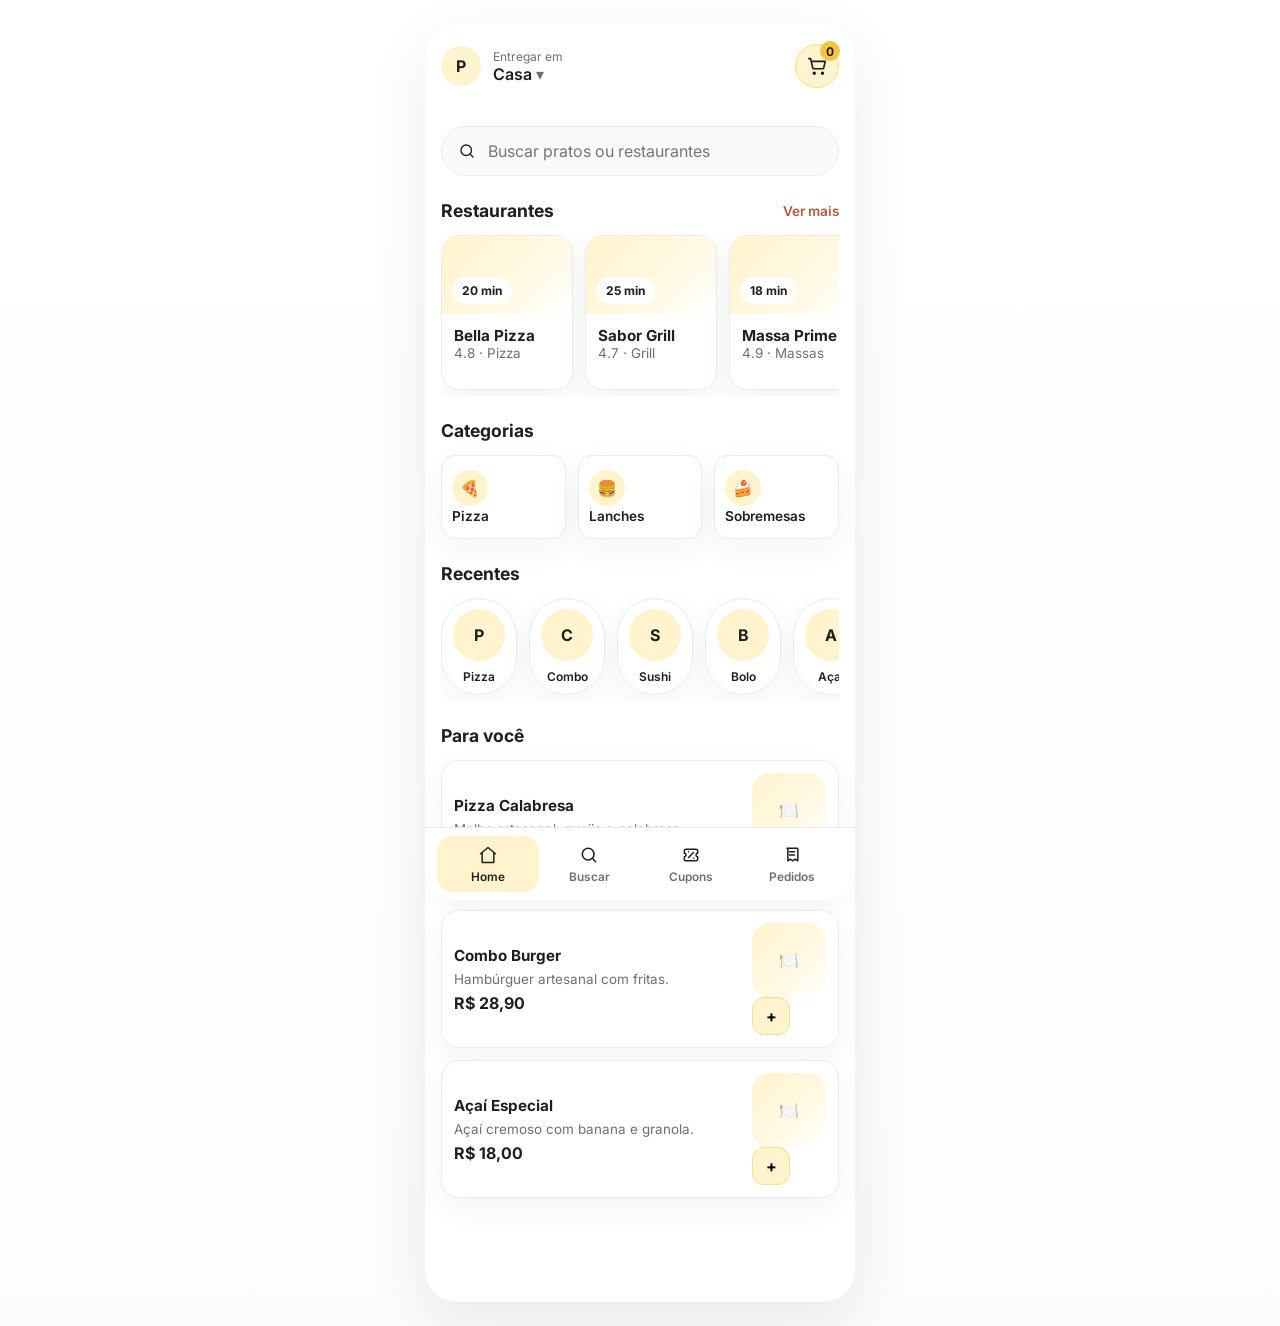
<file: index.html>
<!DOCTYPE html>
<html lang="pt-BR">
<head>
  <meta charset="UTF-8">
  <meta name="viewport" content="width=device-width, initial-scale=1.0">
  <meta name="description" content="Protótipo estático de app de delivery - tela inicial.">
  <title>Protótipo UI UX - Home</title>
  <link rel="preconnect" href="https://fonts.googleapis.com">
  <link rel="preconnect" href="https://fonts.gstatic.com" crossorigin>
  <link href="https://fonts.googleapis.com/css2?family=Inter:wght@400;500;600;700&display=swap" rel="stylesheet">
  <link rel="stylesheet" href="css/reset.css">
  <link rel="stylesheet" href="css/style.css">
</head>
<body data-page="home">
  <div class="app-shell">
    <header class="topbar">
      <div class="topbar__profile">
        <div class="avatar" aria-hidden="true">P</div>
        <div>
          <p class="eyebrow">Entregar em</p>
          <button class="address-trigger" type="button" aria-label="Selecionar endereço">
            Casa <span class="chevron">▾</span>
          </button>
        </div>
      </div>
      <a class="icon-button icon-button--highlight" href="carrinho.html" aria-label="Abrir carrinho">
        <img src="assets/icons/cart.svg" alt="" width="22" height="22">
        <span class="cart-count" data-cart-count>0</span>
      </a>
    </header>

    <main class="content">
      <section class="search-section" id="buscar" aria-label="Buscar">
        <label class="searchbar">
          <img src="assets/icons/search.svg" alt="" width="18" height="18">
          <input type="search" placeholder="Buscar pratos ou restaurantes" aria-label="Buscar pratos ou restaurantes">
        </label>
      </section>

      <section class="section-block" aria-labelledby="restaurantes-title">
        <div class="section-head">
          <h2 id="restaurantes-title">Restaurantes</h2>
          <a href="#" class="section-link">Ver mais</a>
        </div>
        <div class="horizontal-scroll" id="restaurant-list"></div>
      </section>

      <section class="section-block" aria-labelledby="categorias-title">
        <div class="section-head">
          <h2 id="categorias-title">Categorias</h2>
        </div>
        <div class="categories-grid" id="category-list"></div>
      </section>

      <section class="section-block" aria-labelledby="recentes-title">
        <div class="section-head">
          <h2 id="recentes-title">Recentes</h2>
        </div>
        <div class="horizontal-scroll horizontal-scroll--recent" id="recent-list"></div>
      </section>

      <section class="section-block section-block--last" aria-labelledby="itens-title">
        <div class="section-head">
          <h2 id="itens-title">Para você</h2>
        </div>
        <div class="vertical-list" id="featured-list"></div>
      </section>
    </main>

    <nav class="bottom-nav" aria-label="Navegação principal">
      <a class="bottom-nav__item is-active" href="index.html">
        <img src="assets/icons/home.svg" alt="" width="20" height="20">
        <span>Home</span>
      </a>
      <a class="bottom-nav__item" href="index.html#buscar">
        <img src="assets/icons/search.svg" alt="" width="20" height="20">
        <span>Buscar</span>
      </a>
      <a class="bottom-nav__item" href="carrinho.html#cupom">
        <img src="assets/icons/coupon.svg" alt="" width="20" height="20">
        <span>Cupons</span>
      </a>
      <a class="bottom-nav__item" href="carrinho.html">
        <img src="assets/icons/orders.svg" alt="" width="20" height="20">
        <span>Pedidos</span>
      </a>
    </nav>
  </div>

  <script src="js/app.js"></script>
</body>
</html>
</file>
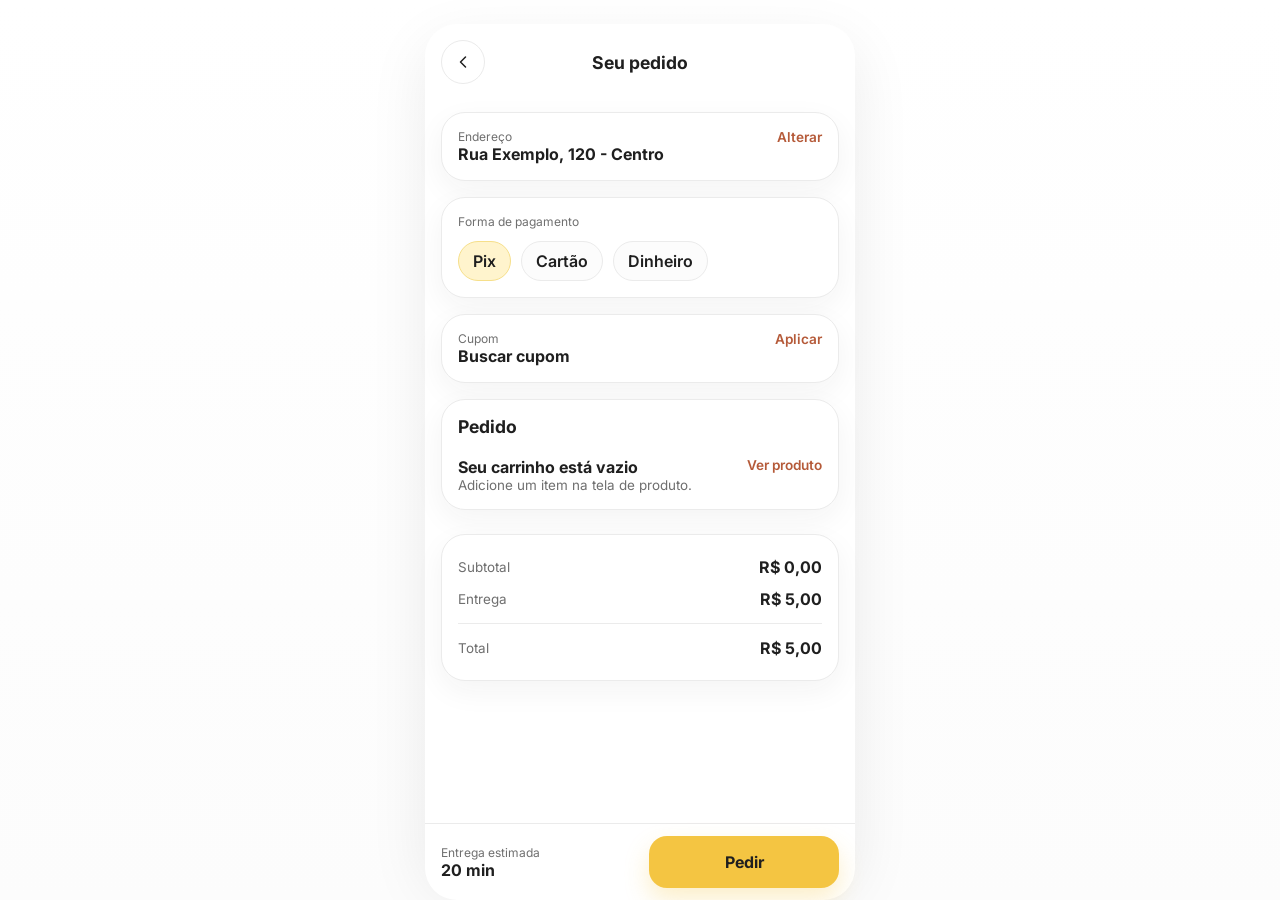
<file: carrinho.html>
<!DOCTYPE html>
<html lang="pt-BR">
<head>
  <meta charset="UTF-8">
  <meta name="viewport" content="width=device-width, initial-scale=1.0">
  <meta name="description" content="Protótipo estático de app de delivery - carrinho.">
  <title>Protótipo UI UX - Carrinho</title>
  <link rel="preconnect" href="https://fonts.googleapis.com">
  <link rel="preconnect" href="https://fonts.gstatic.com" crossorigin>
  <link href="https://fonts.googleapis.com/css2?family=Inter:wght@400;500;600;700&display=swap" rel="stylesheet">
  <link rel="stylesheet" href="css/reset.css">
  <link rel="stylesheet" href="css/style.css">
</head>
<body data-page="carrinho">
  <div class="app-shell">
    <header class="topbar topbar--simple">
      <a class="icon-button" href="produto.html" aria-label="Voltar para produto">
        <img src="assets/icons/back.svg" alt="" width="20" height="20">
      </a>
      <h1 class="page-title">Seu pedido</h1>
      <span class="topbar__spacer" aria-hidden="true"></span>
    </header>

    <main class="content content--cart">
      <section class="section-block section-block--compact card-panel">
        <div class="panel-row panel-row--stack">
          <div>
            <p class="eyebrow">Endereço</p>
            <strong>Rua Exemplo, 120 - Centro</strong>
          </div>
          <button class="text-action" type="button">Alterar</button>
        </div>
      </section>

      <section class="section-block section-block--compact card-panel">
        <p class="eyebrow">Forma de pagamento</p>
        <div class="payment-chips" role="group" aria-label="Forma de pagamento">
          <button type="button" class="payment-chip is-active">Pix</button>
          <button type="button" class="payment-chip">Cartão</button>
          <button type="button" class="payment-chip">Dinheiro</button>
        </div>
      </section>

      <section class="section-block section-block--compact card-panel" id="cupom">
        <div class="panel-row panel-row--stack">
          <div>
            <p class="eyebrow">Cupom</p>
            <strong>Buscar cupom</strong>
          </div>
          <button class="text-action" type="button">Aplicar</button>
        </div>
      </section>

      <section class="section-block section-block--compact card-panel">
        <div class="section-head section-head--compact">
          <h2>Pedido</h2>
        </div>
        <div class="cart-items" id="cart-items"></div>
      </section>

      <section class="section-block section-block--last card-panel totals-panel">
        <div class="summary-line"><span>Subtotal</span><strong id="subtotal-value">R$ 0,00</strong></div>
        <div class="summary-line"><span>Entrega</span><strong>R$ 5,00</strong></div>
        <div class="summary-line summary-line--total"><span>Total</span><strong id="total-value">R$ 0,00</strong></div>
      </section>
    </main>

    <footer class="sticky-footer sticky-footer--cart">
      <div>
        <p class="eyebrow">Entrega estimada</p>
        <strong>20 min</strong>
      </div>
      <button class="button-primary" type="button" id="checkout-button">Pedir</button>
    </footer>
  </div>

  <script src="js/app.js"></script>
</body>
</html>
</file>
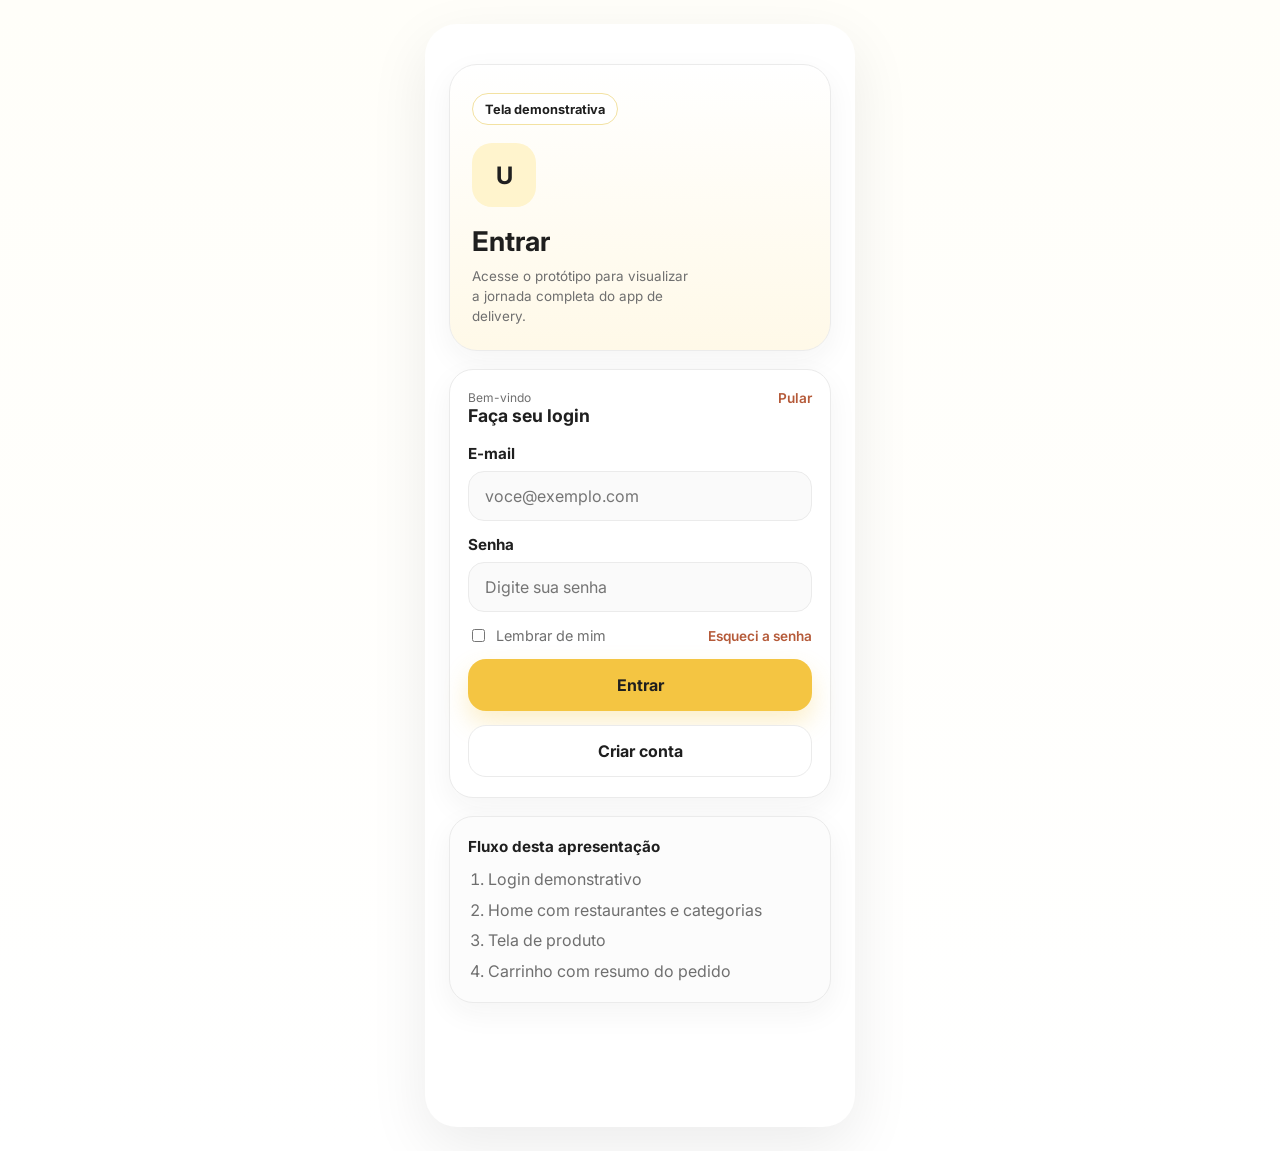
<file: login.html>
<!DOCTYPE html>
<html lang="pt-BR">
<head>
  <meta charset="UTF-8">
  <meta name="viewport" content="width=device-width, initial-scale=1.0">
  <meta name="description" content="Protótipo estático de app de delivery - login.">
  <title>Protótipo UI UX - Login</title>
  <link rel="preconnect" href="https://fonts.googleapis.com">
  <link rel="preconnect" href="https://fonts.gstatic.com" crossorigin>
  <link href="https://fonts.googleapis.com/css2?family=Inter:wght@400;500;600;700&display=swap" rel="stylesheet">
  <link rel="stylesheet" href="css/reset.css">
  <link rel="stylesheet" href="css/style.css">
</head>
<body data-page="login" class="auth-page">
  <div class="app-shell app-shell--auth">
    <main class="auth-layout">
      <section class="auth-hero">
        <span class="demo-badge">Tela demonstrativa</span>
        <div class="auth-hero__icon" aria-hidden="true">U</div>
        <h1>Entrar</h1>
        <p class="text-muted auth-hero__text">
          Acesse o protótipo para visualizar a jornada completa do app de delivery.
        </p>
      </section>

      <section class="auth-card" aria-labelledby="login-title">
        <div class="section-head section-head--auth">
          <div>
            <p class="eyebrow">Bem-vindo</p>
            <h2 id="login-title">Faça seu login</h2>
          </div>
          <a class="text-action" href="index.html">Pular</a>
        </div>

        <form class="auth-form">
          <label class="form-field">
            <span>E-mail</span>
            <input class="input-control" type="email" placeholder="voce@exemplo.com" aria-label="E-mail">
          </label>

          <label class="form-field">
            <span>Senha</span>
            <input class="input-control" type="password" placeholder="Digite sua senha" aria-label="Senha">
          </label>

          <div class="auth-row">
            <label class="check-line">
              <input type="checkbox">
              <span>Lembrar de mim</span>
            </label>
            <button class="text-action" type="button">Esqueci a senha</button>
          </div>

          <a class="button-primary button-primary--full" href="index.html">Entrar</a>
          <button class="button-secondary" type="button">Criar conta</button>
        </form>
      </section>

      <section class="auth-card auth-card--soft">
        <h2 class="auth-card__title">Fluxo desta apresentação</h2>
        <ol class="auth-steps">
          <li>Login demonstrativo</li>
          <li>Home com restaurantes e categorias</li>
          <li>Tela de produto</li>
          <li>Carrinho com resumo do pedido</li>
        </ol>
      </section>
    </main>
  </div>
</body>
</html>
</file>
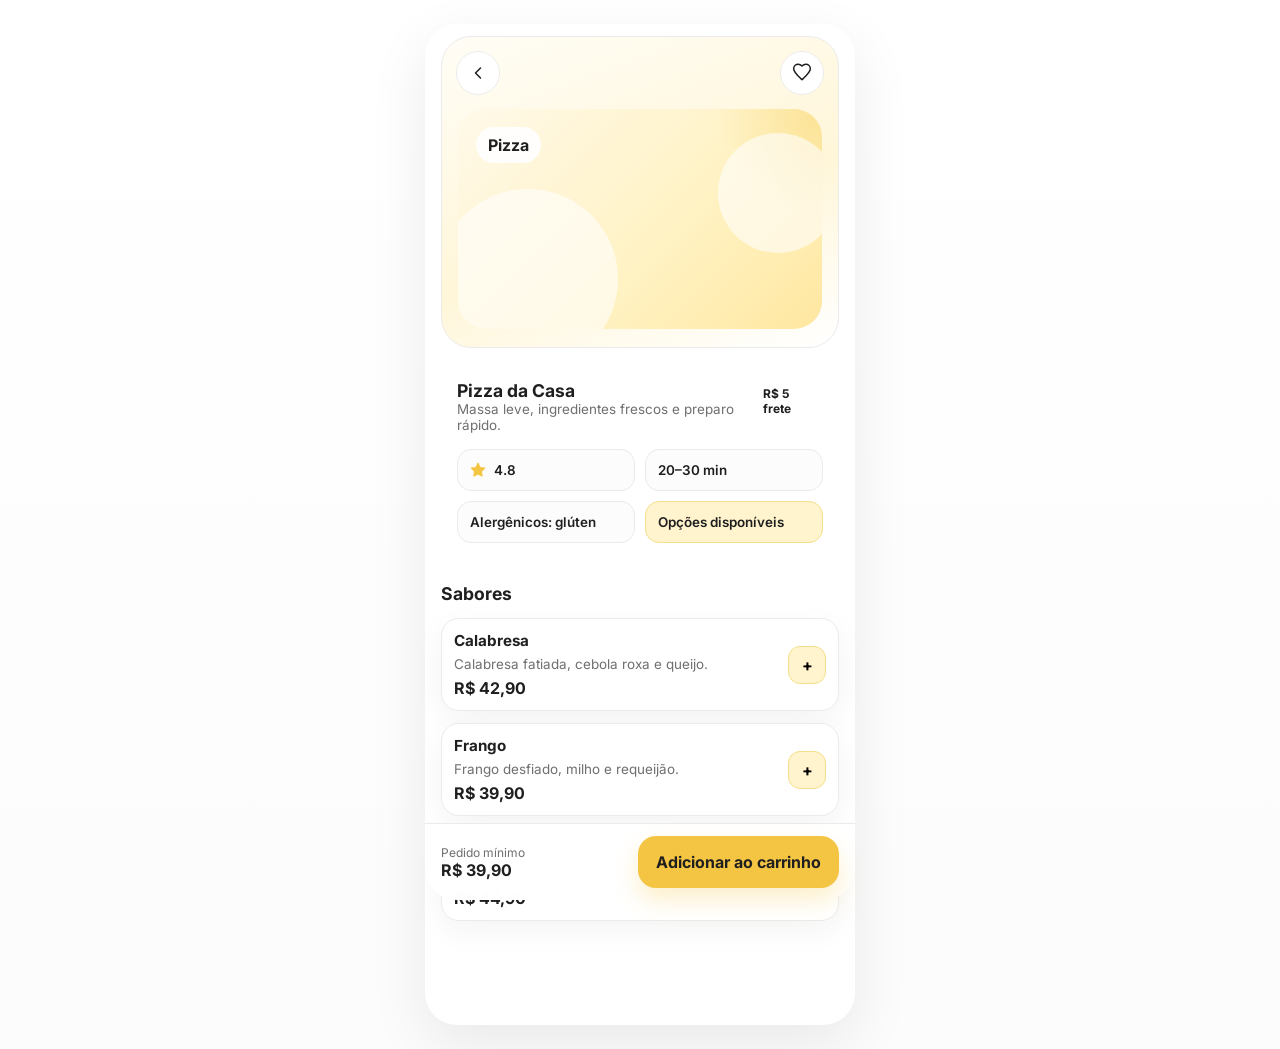
<file: produto.html>
<!DOCTYPE html>
<html lang="pt-BR">
<head>
  <meta charset="UTF-8">
  <meta name="viewport" content="width=device-width, initial-scale=1.0">
  <meta name="description" content="Protótipo estático de app de delivery - produto.">
  <title>Protótipo UI UX - Produto</title>
  <link rel="preconnect" href="https://fonts.googleapis.com">
  <link rel="preconnect" href="https://fonts.gstatic.com" crossorigin>
  <link href="https://fonts.googleapis.com/css2?family=Inter:wght@400;500;600;700&display=swap" rel="stylesheet">
  <link rel="stylesheet" href="css/reset.css">
  <link rel="stylesheet" href="css/style.css">
</head>
<body data-page="produto">
  <div class="app-shell">
    <main class="content content--product">
      <section class="hero-card">
        <div class="hero-card__top">
          <a class="icon-button" href="index.html" aria-label="Voltar para a home">
            <img src="assets/icons/back.svg" alt="" width="20" height="20">
          </a>
          <button class="icon-button" type="button" aria-label="Adicionar aos favoritos">
            <img src="assets/icons/heart.svg" alt="" width="20" height="20">
          </button>
        </div>
        <div class="hero-card__image" aria-label="Imagem do restaurante">
          <div class="hero-illustration">
            <span class="hero-illustration__badge">Pizza</span>
          </div>
        </div>
      </section>

      <section class="section-block section-block--compact product-info-card">
        <div class="product-heading">
          <div>
            <h1>Pizza da Casa</h1>
            <p class="text-muted">Massa leve, ingredientes frescos e preparo rápido.</p>
          </div>
          <div class="price-tag">R$ 5 frete</div>
        </div>

        <div class="product-meta-grid">
          <div class="meta-pill">
            <img src="assets/icons/star.svg" alt="" width="16" height="16">
            <span>4.8</span>
          </div>
          <div class="meta-pill">
            <span>20–30 min</span>
          </div>
          <div class="meta-pill">
            <span>Alergênicos: glúten</span>
          </div>
          <div class="meta-pill meta-pill--light">
            <span>Opções disponíveis</span>
          </div>
        </div>
      </section>

      <section class="section-block section-block--last" aria-labelledby="sabores-title">
        <div class="section-head">
          <h2 id="sabores-title">Sabores</h2>
        </div>
        <div class="vertical-list" id="flavor-list"></div>
      </section>
    </main>

    <footer class="sticky-footer">
      <div>
        <p class="eyebrow">Pedido mínimo</p>
        <strong>R$ 39,90</strong>
      </div>
      <button class="button-primary" type="button" id="add-featured-product">Adicionar ao carrinho</button>
    </footer>
  </div>

  <script src="js/app.js"></script>
</body>
</html>
</file>
<file: css/style.css>
:root {
  --bg: #ffffff;
  --bg-soft: #fafafa;
  --panel: #ffffff;
  --panel-alt: #fcfcfc;
  --text: #1f1f1f;
  --text-muted: #6f6f6f;
  --border: #ebebeb;
  --shadow: 0 10px 30px rgba(31, 31, 31, 0.05);
  --yellow: #f4c542;
  --yellow-soft: #fff4cd;
  --danger: #b55a39;
  --radius-lg: 24px;
  --radius-md: 18px;
  --radius-sm: 14px;
}

body {
  font-family: 'Inter', system-ui, sans-serif;
  background: linear-gradient(180deg, #ffffff 0%, #fcfcfc 100%);
  color: var(--text);
}

.app-shell {
  max-width: 430px;
  min-height: 100vh;
  margin: 0 auto;
  background: var(--bg);
  position: relative;
  padding-bottom: 96px;
}

.content {
  padding: 20px 16px 0;
}

.content--product,
.content--cart {
  padding-top: 12px;
}

.topbar {
  display: flex;
  align-items: center;
  justify-content: space-between;
  gap: 12px;
  padding: 20px 16px 0;
}

.topbar--simple {
  padding-top: 16px;
}

.topbar__profile {
  display: flex;
  align-items: center;
  gap: 12px;
}

.avatar {
  width: 40px;
  height: 40px;
  border-radius: 50%;
  background: var(--yellow-soft);
  color: var(--text);
  display: grid;
  place-items: center;
  font-weight: 700;
}

.eyebrow {
  font-size: 0.75rem;
  color: var(--text-muted);
}

.address-trigger {
  font-weight: 600;
  color: var(--text);
}

.chevron {
  color: var(--text-muted);
}

.icon-button {
  width: 44px;
  height: 44px;
  border-radius: 50%;
  display: grid;
  place-items: center;
  background: var(--panel);
  border: 1px solid var(--border);
  position: relative;
}

.icon-button--highlight {
  background: var(--yellow-soft);
  border-color: #f6df8a;
}

.cart-count {
  position: absolute;
  top: -4px;
  right: -2px;
  min-width: 20px;
  height: 20px;
  padding: 0 5px;
  border-radius: 999px;
  background: var(--yellow);
  color: var(--text);
  font-size: 0.75rem;
  font-weight: 700;
  display: grid;
  place-items: center;
}

.search-section {
  margin-top: 18px;
}

.searchbar {
  width: 100%;
  height: 50px;
  border-radius: 999px;
  border: 1px solid var(--border);
  background: var(--bg-soft);
  display: flex;
  align-items: center;
  gap: 10px;
  padding: 0 16px;
}

.searchbar input {
  width: 100%;
  color: var(--text);
}

.section-block {
  margin-top: 24px;
}

.section-block--compact {
  margin-top: 16px;
}

.section-block--last {
  padding-bottom: 8px;
}

.section-head {
  display: flex;
  align-items: center;
  justify-content: space-between;
  margin-bottom: 14px;
}

.section-head--compact {
  margin-bottom: 8px;
}

.section-head h2,
.page-title,
.product-info-card h1 {
  font-size: 1.1rem;
  font-weight: 700;
}

.section-link,
.text-action {
  color: var(--danger);
  font-size: 0.85rem;
  font-weight: 600;
}

.horizontal-scroll {
  display: grid;
  grid-auto-flow: column;
  grid-auto-columns: 132px;
  gap: 12px;
  overflow-x: auto;
  padding-bottom: 6px;
  scrollbar-width: none;
}

.horizontal-scroll::-webkit-scrollbar {
  display: none;
}

.horizontal-scroll--recent {
  grid-auto-columns: 76px;
}

.restaurant-card,
.feature-card,
.product-option,
.card-panel,
.category-card,
.recent-item {
  background: var(--panel);
  border: 1px solid var(--border);
  box-shadow: var(--shadow);
}

.restaurant-card {
  border-radius: var(--radius-md);
  overflow: hidden;
}

.restaurant-card__thumb,
.feature-card__thumb {
  height: 78px;
  background: linear-gradient(135deg, var(--yellow-soft), #fff9e4 60%, #fff);
  display: flex;
  align-items: flex-end;
  padding: 10px;
}

.restaurant-card__badge,
.price-tag {
  display: inline-flex;
  align-items: center;
  gap: 4px;
  padding: 6px 10px;
  background: rgba(255,255,255,0.92);
  border-radius: 999px;
  font-size: 0.75rem;
  font-weight: 700;
}

.restaurant-card__body {
  padding: 12px;
}

.restaurant-card__title,
.feature-card__title,
.product-option__title {
  font-size: 0.95rem;
  font-weight: 700;
}

.restaurant-card__meta,
.feature-card__meta,
.text-muted,
.product-option__description,
.summary-line span,
.cart-row__meta {
  color: var(--text-muted);
  font-size: 0.84rem;
}

.categories-grid {
  display: grid;
  grid-template-columns: repeat(3, minmax(0, 1fr));
  gap: 12px;
}

.category-card {
  border-radius: var(--radius-sm);
  padding: 14px 10px;
  min-height: 84px;
  display: flex;
  flex-direction: column;
  justify-content: space-between;
}

.category-card__icon {
  width: 36px;
  height: 36px;
  border-radius: 50%;
  display: grid;
  place-items: center;
  background: var(--yellow-soft);
}

.category-card__title {
  font-size: 0.85rem;
  font-weight: 600;
}

.recent-item {
  border-radius: 999px;
  width: 76px;
  min-height: 92px;
  padding: 10px 8px;
  text-align: center;
  display: flex;
  flex-direction: column;
  align-items: center;
  justify-content: center;
  gap: 8px;
}

.recent-item__bubble {
  width: 52px;
  height: 52px;
  border-radius: 50%;
  background: var(--yellow-soft);
  display: grid;
  place-items: center;
  font-weight: 700;
}

.recent-item__label {
  font-size: 0.75rem;
  font-weight: 600;
}

.vertical-list {
  display: grid;
  gap: 12px;
}

.feature-card,
.product-option {
  border-radius: var(--radius-md);
  padding: 12px;
  display: grid;
  grid-template-columns: 1fr auto;
  gap: 12px;
  align-items: center;
}

.feature-card__content,
.product-option__content {
  display: grid;
  gap: 6px;
}

.feature-card__thumb {
  width: 74px;
  height: 74px;
  border-radius: 18px;
  justify-content: center;
  align-items: center;
}

.feature-card__price,
.product-option__price,
.summary-line strong {
  font-weight: 700;
}

.feature-card__cta,
.product-option__cta {
  width: 38px;
  height: 38px;
  border-radius: 12px;
  background: var(--yellow-soft);
  border: 1px solid #f6df8a;
  display: grid;
  place-items: center;
  font-weight: 700;
}

.bottom-nav {
  position: fixed;
  left: 50%;
  bottom: 0;
  transform: translateX(-50%);
  width: min(430px, 100%);
  background: rgba(255,255,255,0.98);
  border-top: 1px solid var(--border);
  display: grid;
  grid-template-columns: repeat(4, 1fr);
  padding: 8px 12px calc(8px + env(safe-area-inset-bottom));
  backdrop-filter: blur(18px);
}

.bottom-nav__item {
  min-height: 56px;
  border-radius: 16px;
  display: flex;
  flex-direction: column;
  align-items: center;
  justify-content: center;
  gap: 5px;
  color: var(--text-muted);
  font-size: 0.74rem;
  font-weight: 600;
}

.bottom-nav__item.is-active {
  background: var(--yellow-soft);
  color: var(--text);
}

.hero-card {
  border-radius: 30px;
  overflow: hidden;
  background: linear-gradient(160deg, #fffdf6, #fff6d9 58%, #ffffff);
  border: 1px solid var(--border);
}

.hero-card__top {
  display: flex;
  justify-content: space-between;
  padding: 14px;
}

.hero-card__image {
  padding: 0 16px 18px;
}

.hero-illustration {
  height: 220px;
  border-radius: 28px;
  background: radial-gradient(circle at top right, rgba(244,197,66,0.35), transparent 25%), linear-gradient(135deg, #fff9e9, #fff2c2 60%, #ffe7a0);
  position: relative;
  overflow: hidden;
}

.hero-illustration::before,
.hero-illustration::after {
  content: "";
  position: absolute;
  border-radius: 50%;
  background: rgba(255,255,255,0.6);
}

.hero-illustration::before {
  width: 180px;
  height: 180px;
  bottom: -40px;
  left: -20px;
}

.hero-illustration::after {
  width: 120px;
  height: 120px;
  top: 24px;
  right: -16px;
}

.hero-illustration__badge {
  position: absolute;
  top: 18px;
  left: 18px;
  background: rgba(255,255,255,0.92);
  border-radius: 999px;
  padding: 8px 12px;
  font-weight: 700;
}

.product-info-card,
.card-panel {
  border-radius: 24px;
  padding: 16px;
}

.product-heading {
  display: flex;
  justify-content: space-between;
  gap: 12px;
  align-items: flex-start;
}

.product-meta-grid {
  display: grid;
  grid-template-columns: repeat(2, minmax(0, 1fr));
  gap: 10px;
  margin-top: 16px;
}

.meta-pill {
  min-height: 42px;
  border-radius: 14px;
  padding: 0 12px;
  background: var(--panel-alt);
  border: 1px solid var(--border);
  display: flex;
  align-items: center;
  gap: 8px;
  font-size: 0.84rem;
  font-weight: 600;
}

.meta-pill--light {
  background: var(--yellow-soft);
  border-color: #f6df8a;
}

.sticky-footer {
  position: fixed;
  bottom: 0;
  left: 50%;
  transform: translateX(-50%);
  width: min(430px, 100%);
  padding: 12px 16px calc(12px + env(safe-area-inset-bottom));
  background: rgba(255,255,255,0.98);
  border-top: 1px solid var(--border);
  display: flex;
  align-items: center;
  justify-content: space-between;
  gap: 12px;
  backdrop-filter: blur(18px);
}

.sticky-footer--cart {
  gap: 16px;
}

.button-primary {
  min-width: 190px;
  height: 52px;
  border-radius: 18px;
  padding: 0 18px;
  background: var(--yellow);
  color: var(--text);
  font-weight: 700;
  box-shadow: 0 12px 24px rgba(244, 197, 66, 0.28);
}

.topbar__spacer {
  width: 44px;
  height: 44px;
}

.panel-row {
  display: flex;
  justify-content: space-between;
  align-items: center;
  gap: 10px;
}

.panel-row--stack {
  align-items: flex-start;
}

.payment-chips {
  margin-top: 12px;
  display: flex;
  flex-wrap: wrap;
  gap: 10px;
}

.payment-chip {
  min-height: 40px;
  padding: 0 14px;
  border: 1px solid var(--border);
  border-radius: 999px;
  color: var(--text);
  background: var(--panel-alt);
  font-weight: 600;
}

.payment-chip.is-active {
  background: var(--yellow-soft);
  border-color: #f6df8a;
}

.cart-items {
  display: grid;
  gap: 12px;
  margin-top: 8px;
}

.cart-row {
  padding: 12px 0;
  border-bottom: 1px solid var(--border);
  display: flex;
  justify-content: space-between;
  gap: 12px;
}

.cart-row:last-child {
  border-bottom: none;
  padding-bottom: 0;
}

.cart-row__title {
  font-weight: 700;
}

.summary-line {
  display: flex;
  justify-content: space-between;
  align-items: center;
  padding: 6px 0;
}

.summary-line--total {
  margin-top: 8px;
  padding-top: 14px;
  border-top: 1px solid var(--border);
  font-size: 1rem;
}

.toast {
  position: fixed;
  top: 18px;
  left: 50%;
  transform: translateX(-50%);
  width: min(92%, 380px);
  background: #1f1f1f;
  color: #fff;
  padding: 12px 16px;
  border-radius: 14px;
  font-size: 0.9rem;
  box-shadow: 0 18px 40px rgba(0, 0, 0, 0.18);
  z-index: 20;
}

@media (min-width: 768px) {
  body {
    padding: 24px 0;
  }

  .app-shell {
    border-radius: 32px;
    box-shadow: 0 20px 60px rgba(0, 0, 0, 0.08);
    min-height: calc(100vh - 48px);
  }

  .bottom-nav,
  .sticky-footer {
    border-bottom-left-radius: 32px;
    border-bottom-right-radius: 32px;
  }
}


.auth-page {
  background: linear-gradient(180deg, #fffef9 0%, #ffffff 100%);
}

.app-shell--auth {
  display: flex;
  align-items: center;
}

.auth-layout {
  width: 100%;
  padding: 28px 16px 24px;
  display: grid;
  gap: 18px;
}

.auth-hero,
.auth-card {
  border: 1px solid var(--border);
  background: var(--panel);
  box-shadow: var(--shadow);
}

.auth-hero {
  border-radius: 28px;
  padding: 28px 22px 24px;
  background: linear-gradient(180deg, #ffffff 0%, #fff9e8 100%);
}

.demo-badge {
  display: inline-flex;
  align-items: center;
  min-height: 32px;
  padding: 0 12px;
  border-radius: 999px;
  background: rgba(255, 255, 255, 0.92);
  border: 1px solid #f3e2a2;
  font-size: 0.8rem;
  font-weight: 700;
  margin-bottom: 18px;
}

.auth-hero__icon {
  width: 64px;
  height: 64px;
  border-radius: 20px;
  display: grid;
  place-items: center;
  background: var(--yellow-soft);
  color: var(--text);
  font-size: 1.5rem;
  font-weight: 700;
  margin-bottom: 18px;
}

.auth-hero h1 {
  font-size: 1.7rem;
  font-weight: 700;
  margin-bottom: 8px;
}

.auth-hero__text {
  max-width: 28ch;
  line-height: 1.5;
}

.auth-card {
  border-radius: 24px;
  padding: 20px 18px;
}

.auth-card--soft {
  background: var(--panel-alt);
}

.section-head--auth {
  align-items: flex-start;
  margin-bottom: 18px;
}

.auth-form {
  display: grid;
  gap: 14px;
}

.form-field {
  display: grid;
  gap: 8px;
}

.form-field span,
.auth-card__title {
  font-size: 0.95rem;
  font-weight: 700;
}

.input-control {
  width: 100%;
  min-height: 50px;
  padding: 0 16px;
  border-radius: 16px;
  border: 1px solid var(--border);
  background: var(--bg-soft);
  color: var(--text);
}

.input-control:focus {
  outline: 2px solid rgba(244, 197, 66, 0.28);
  border-color: #f3d46f;
}

.auth-row {
  display: flex;
  align-items: center;
  justify-content: space-between;
  gap: 12px;
  flex-wrap: wrap;
}

.check-line {
  display: inline-flex;
  align-items: center;
  gap: 8px;
  color: var(--text-muted);
  font-size: 0.9rem;
}

.button-primary--full,
.button-secondary {
  width: 100%;
  min-height: 52px;
  border-radius: 18px;
  display: grid;
  place-items: center;
  font-weight: 700;
}

.button-secondary {
  border: 1px solid var(--border);
  background: var(--panel);
  color: var(--text);
}

.auth-steps {
  margin: 12px 0 0;
  padding-left: 20px;
  color: var(--text-muted);
  display: grid;
  gap: 8px;
  line-height: 1.4;
}

@media (min-width: 768px) {
  .app-shell--auth {
    min-height: calc(100vh - 48px);
  }

  .auth-layout {
    padding: 40px 24px 28px;
  }
}
</file>
